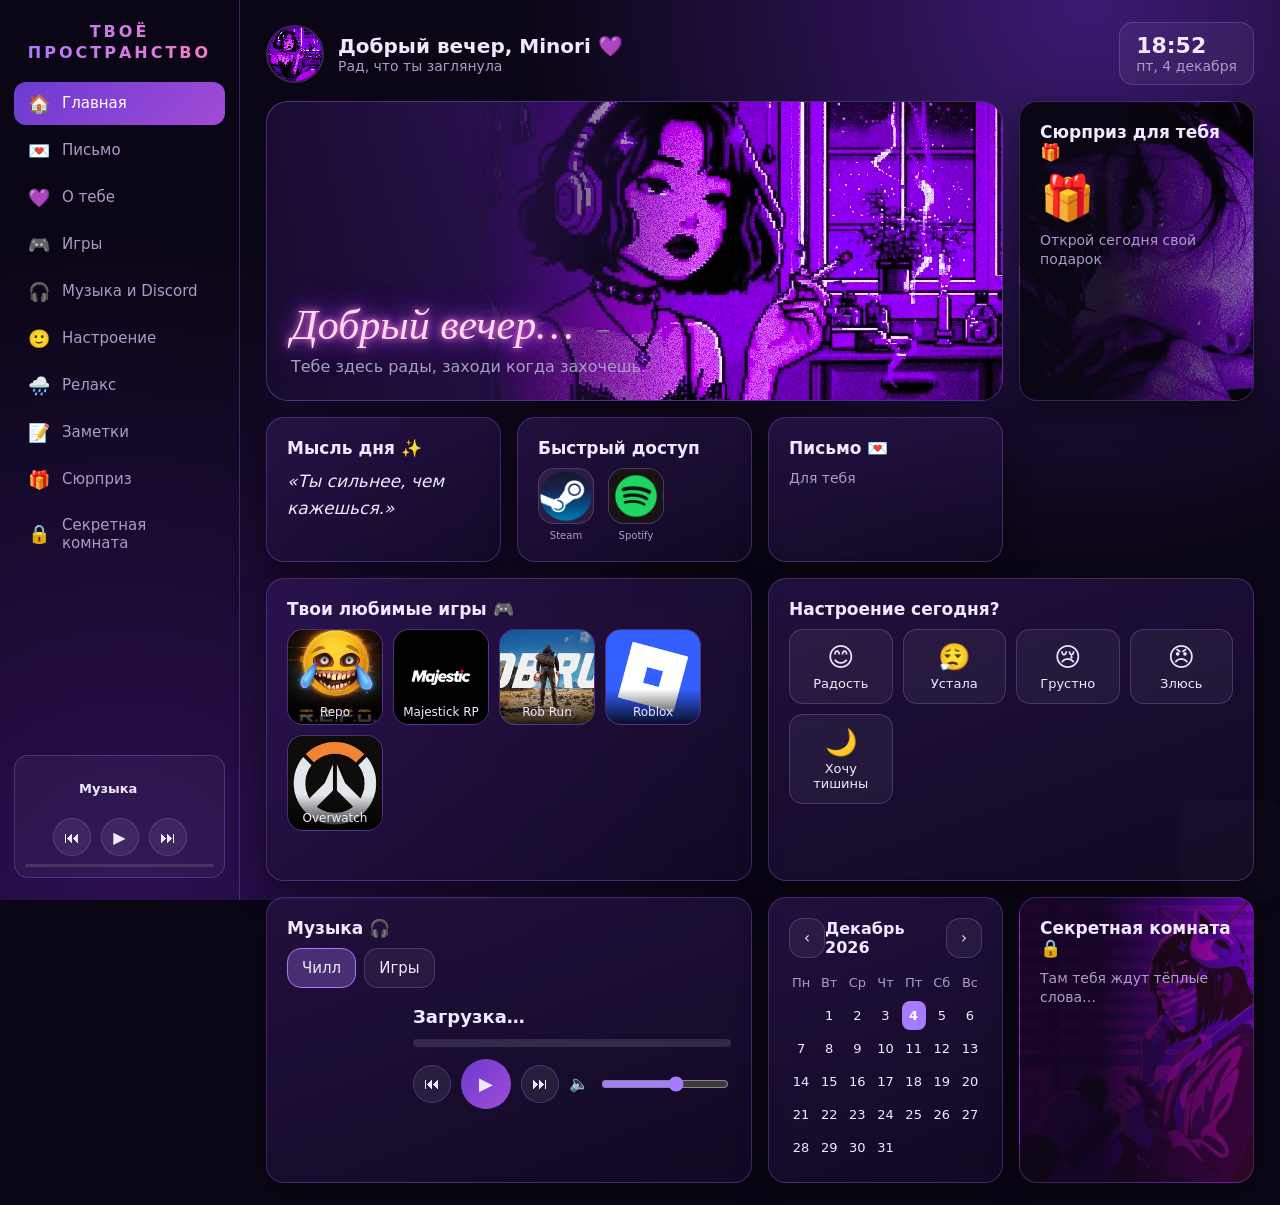
<file: index.html>
<!DOCTYPE html><html lang="ru"><head><meta charset="utf-8"><meta name="viewport" content="width=device-width, initial-scale=1, viewport-fit=cover"><meta name="color-scheme" content="dark"><title>Твоё пространство</title><link rel="stylesheet" href="style.css"><link rel="manifest" href="manifest.json"><link rel="apple-touch-icon" href="icon-192.png"><meta name="theme-color" content="#0b0615"><meta name="apple-mobile-web-app-capable" content="yes"><meta name="apple-mobile-web-app-title" content="Пространство"></head><body><script src="config.js"></script><script src="common.js"></script><script src="letter.js"></script><script src="pg_letter.js"></script><script src="pg_index.js"></script><script src="pg_about.js"></script><script src="pg_gaming.js"></script><script src="pg_discord.js"></script><script src="pg_germany.js"></script><script src="pg_mood.js"></script><script src="pg_notes.js"></script><script src="pg_relax.js"></script><script src="pg_secret.js"></script><script src="pg_surprise.js"></script><script>start()</script></body></html>
</file>
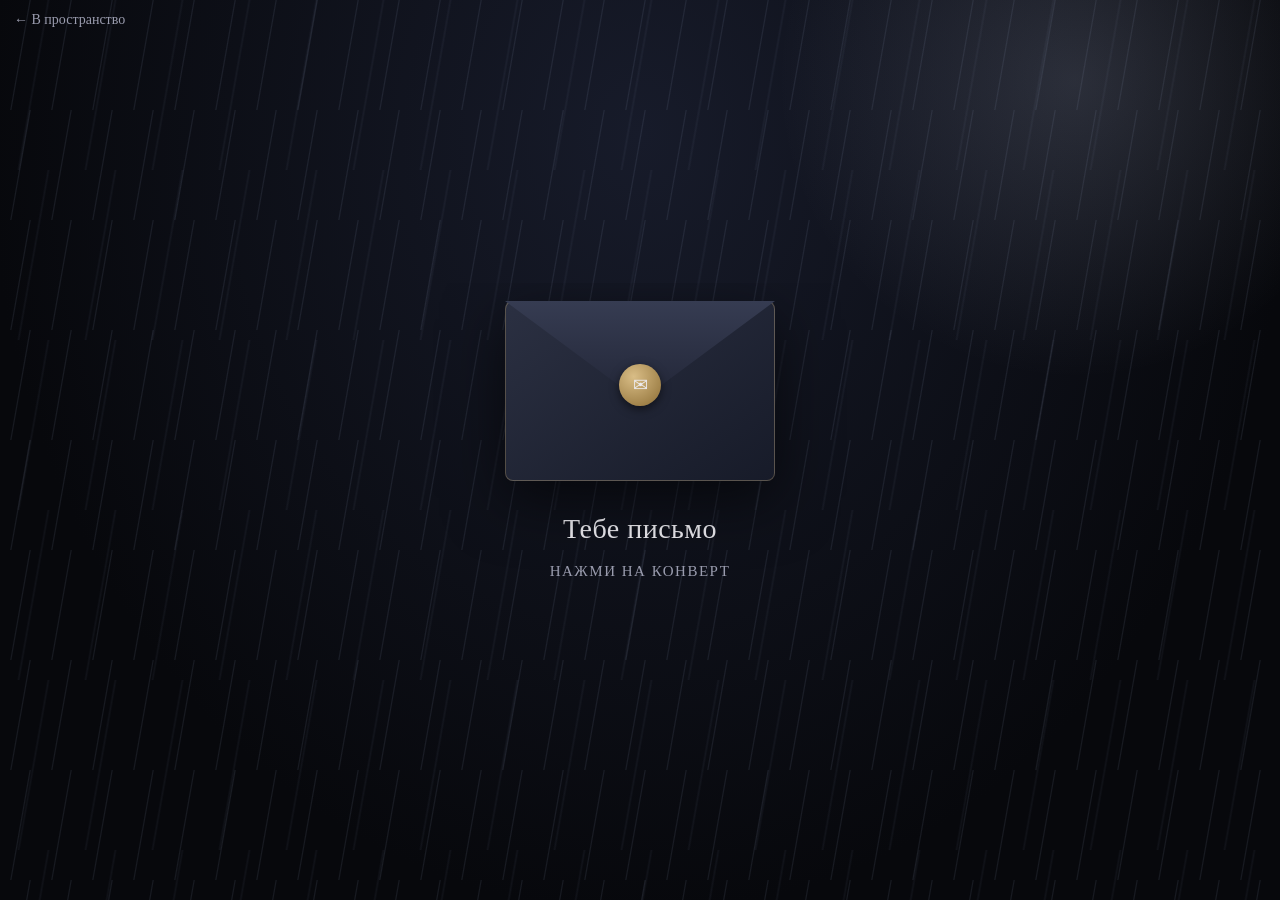
<file: letter.html>
<!DOCTYPE html>
<html lang="ru">
<head>
<meta charset="utf-8">
<meta name="viewport" content="width=device-width, initial-scale=1, viewport-fit=cover">
<meta name="color-scheme" content="dark">
<title>Тебе письмо</title>
<style>
:root{--bg:#07080c;--bg2:#171b2a;--ink:#ecebf0;--dim:#9a9cae;--rose:#e0607f;--gold:#d9bd86;--line:rgba(217,189,134,.3);
box-sizing:border-box;padding-top:env(safe-area-inset-top,0px);padding-bottom:env(safe-area-inset-bottom,0px)}
*{box-sizing:border-box}
html,body{height:100%;margin:0}
body{background:radial-gradient(circle at 84% 9%,rgba(205,215,245,.16),transparent 22%),radial-gradient(ellipse at 50% 15%,var(--bg2),var(--bg) 72%);color:var(--ink);font-family:Georgia,'Palatino Linotype',serif;display:flex;align-items:center;justify-content:center;overflow:hidden}
.stage{width:100%;max-width:460px;padding:18px;text-align:center;position:relative;z-index:2;max-height:100%;overflow-y:auto}
.screen{display:none}
.screen.on{display:block;animation:in 1s ease both}
@keyframes in{from{opacity:0;transform:translateY(16px)}to{opacity:1;transform:none}}
h1{font-size:28px;font-weight:400;letter-spacing:.5px;margin:0 0 12px;line-height:1.3}
p{font-size:18px;line-height:1.7;margin:0 0 14px}
.dim{color:var(--dim);font-size:15px;letter-spacing:1.5px}
.env{position:relative;width:270px;height:180px;margin:0 auto 30px;cursor:pointer;animation:float 4s ease-in-out infinite;filter:drop-shadow(0 18px 30px rgba(0,0,0,.6))}
.env .body{position:absolute;inset:0;background:linear-gradient(145deg,#2b3042,#171b29);border-radius:8px;border:1px solid var(--line)}
.env .flap{position:absolute;left:0;right:0;top:0;height:100px;transform-origin:top;transition:transform .8s ease;background:linear-gradient(180deg,#363c52,#222637);clip-path:polygon(0 0,100% 0,50% 100%);z-index:2}
.env.open .flap{transform:rotateX(180deg)}
.seal{position:absolute;left:50%;top:84px;transform:translate(-50%,-50%);width:42px;height:42px;border-radius:50%;background:radial-gradient(circle at 35% 30%,#d9bd86,#8c6d34);display:flex;align-items:center;justify-content:center;z-index:3;font-size:18px;box-shadow:0 3px 10px #0008;transition:opacity .4s}
.env.open .seal{opacity:0}
@keyframes float{50%{transform:translateY(-8px)}}
.letter{background:rgba(14,16,25,.55);border:1px solid var(--line);border-radius:14px;padding:28px 24px;text-align:left;box-shadow:0 20px 50px #000a;max-height:72vh;overflow-y:auto;position:relative}
.letter p{font-size:17px;line-height:1.7;margin-bottom:15px;opacity:0;animation:in 1s ease forwards}
.letter .first{color:var(--gold);font-size:19px}
.sign{text-align:right;font-style:italic;color:var(--gold)}
.btns{display:flex;justify-content:center;margin-top:20px;min-height:56px;opacity:0;animation:in 1s ease forwards}
button{font-family:inherit;font-size:17px;border-radius:999px;padding:13px 30px;cursor:pointer;letter-spacing:.3px;background:transparent;color:var(--ink);border:1px solid var(--line);transition:background .3s}
button:hover{background:rgba(217,189,134,.12)}
.pw{width:min(86vw,380px);height:min(86vw,380px);margin:0 auto}
.cap{opacity:0;transition:opacity 2s;margin-top:8px;color:var(--ink)}
.cap.show{opacity:1}
#cv{position:fixed;inset:0;width:100%;height:100%;z-index:1;pointer-events:none}
.sad{position:fixed;top:0;z-index:1;pointer-events:none;opacity:.22;animation:drift linear infinite;transition:opacity 1.5s}
.sad.off{opacity:0!important}
@keyframes drift{0%{transform:translate3d(0,-14vh,0) rotate(-12deg)}100%{transform:translate3d(36px,114vh,0) rotate(12deg)}}
.rain{position:fixed;inset:0;pointer-events:none;z-index:0;opacity:.7;background-image:linear-gradient(100deg,transparent 48%,rgba(170,185,220,.16) 50%,transparent 52%),linear-gradient(100deg,transparent 48%,rgba(170,185,220,.09) 50%,transparent 52%);background-size:41px 110px,67px 170px;animation:rainmove 1.1s linear infinite}
@keyframes rainmove{to{background-position:-12px 110px,-20px 170px}}
@media (prefers-reduced-motion:reduce){.rain,.sad,.env{animation:none}}
.later{opacity:0;transition:opacity 1.5s;margin-top:20px;display:flex;justify-content:center}
.later.show{opacity:1}
.opt{display:block;width:100%;margin:9px 0;padding:13px 16px;font-size:16px;border-radius:12px;text-align:center}
.back{position:fixed;top:calc(12px + env(safe-area-inset-top,0px));left:14px;z-index:5;color:var(--dim);font-size:14px;text-decoration:none}
</style>
</head>
<body>
<div class="rain"></div>
<a class="back" href="index.html" onclick="try{parent.go('index');return false}catch(e){}">← В пространство</a>
<canvas id="cv"></canvas>
<div class="stage">

<div class="screen on" id="s0">
  <div class="env" id="env"><div class="body"></div><div class="flap"></div><div class="seal">✉</div></div>
  <h1>Тебе письмо</h1>
  <p class="dim">НАЖМИ НА КОНВЕРТ</p>
</div>

<div class="screen" id="s1">
  <div class="letter" id="letter">
    <p class="first">Родная, пожалуйста, не держи на меня зла за мои вопросы и лишние расспросы. Я не хочу тебя контролировать или доставлять дискомфорт. Просто я очень боюсь тебя потерять. Ты стала настолько близким и дорогим человеком, что мне до сих пор тяжело привыкнуть к тому, что между нами всё изменилось.</p>
    <p>Я очень скучаю по тебе: по нашим разговорам, прикосновениям, твоей улыбке и голосу. Мне не хватает даже самых обычных мелочей, связанных с тобой.</p>
    <p>Я не прошу начинать всё сначала или возвращать то, что было. Мне просто хочется, чтобы между нами оставалось тепло, чтобы мы могли общаться без обид и злости.</p>
    <p>Мне сейчас действительно нелегко. Иногда меня накрывают мысли о том, что я могу потерять тебя окончательно. Меня пугает даже мысль, что однажды кто-то другой займёт моё место. Наверное, поэтому я порой задаю слишком много вопросов. Прости меня за это.</p>
    <p>Я никогда не хотел причинять тебе боль. Да, я совершал ошибки, порой позволял эмоциям брать верх, но поверь, всё это было не со зла.</p>
    <p>Я не знаю, как дальше всё сложится, но очень надеюсь, что со временем между нами станет легче.</p>
    <p>Я люблю тебя, солнце. До сих пор люблю и очень скучаю.</p>
    <p class="sign">Тёма</p>
  </div>
  <div class="btns" id="nextWrap"><button id="next">Дальше</button></div>
</div>

<div class="screen" id="s2">
  <div class="pw" id="pw"></div>
  <p class="cap" id="cap">Я скучаю по тебе</p>
  <div class="later" id="cap2"><button id="next2">Дальше</button></div>
</div>

<div class="screen" id="s3">
  <div class="letter" style="text-align:center">
    <p class="first" style="animation-delay:.3s">Ты ничего не обязана отвечать.</p>
    <p style="animation-delay:1.5s">Мне достаточно того, что ты это прочитала. Спасибо тебе за это и за всё хорошее, что было между нами.</p>
    <div id="opts" style="display:none;opacity:0;animation:in 1s ease 3s forwards">
      <p id="optsHint" style="color:var(--dim);font-size:15px;opacity:1;animation:none">Если захочешь ответить, выбери, как тебе удобно:</p>
      <button class="opt" data-i="0">Мне нужно время</button>
      <button class="opt" data-i="1">Давай пока просто иногда писать друг другу</button>
      <button class="opt" data-i="2">Давай поговорим</button>
      <button class="opt" data-i="3">Мне пока сложно, но, возможно, позже</button>
    </div>
  </div>
</div>

</div>
<script>
var screens=[].slice.call(document.querySelectorAll('.screen'));
function show(i){screens.forEach(function(s,k){s.classList.toggle('on',k===i)})}

/* грустные смайлики на фоне письма */
var SAD=['😔','😢','😞','🥺','😟','😪','😥','☹️','😿','🌧️'];
var sads=[];
function sadOn(){
  for(var i=0;i<30;i++){
    var d=document.createElement('div');
    d.className='sad';
    d.textContent=SAD[Math.floor(Math.random()*SAD.length)];
    d.style.left=Math.random()*100+'vw';
    d.style.fontSize=(22+Math.random()*26)+'px';
    d.style.animationDuration=(18+Math.random()*16)+'s';
    d.style.animationDelay=(-Math.random()*30)+'s';
    d.style.opacity=(.14+Math.random()*.14);
    document.body.appendChild(d);sads.push(d);
  }
}
function sadOff(){
  sads.forEach(function(d){d.classList.add('off')});
  setTimeout(function(){sads.forEach(function(d){d.remove()});sads=[]},1600);
}

/* тысячи сердечек собираются в фото */
var cv=document.getElementById('cv'),ctx=cv.getContext('2d'),dpr=Math.min(window.devicePixelRatio||1,2);
var running=false,parts=[],t0=0,W=0,H=0;
function resize(){W=innerWidth;H=innerHeight;cv.width=W*dpr;cv.height=H*dpr;ctx.setTransform(dpr,0,0,dpr,0,0)}
addEventListener('resize',resize);resize();
function inHeart(i,j,n){
  var x=(i/n-.5)*2.7,y=(.5-j/n)*2.7+.05;
  var a=x*x+y*y-1;return a*a*a-x*x*y*y*y<=0;
}
function heart(x,y,s){
  y-=s/2;
  ctx.beginPath();
  ctx.moveTo(x,y+s*.3);
  ctx.bezierCurveTo(x,y,x-s*.5,y,x-s*.5,y+s*.3);
  ctx.bezierCurveTo(x-s*.5,y+s*.6,x,y+s*.75,x,y+s);
  ctx.bezierCurveTo(x,y+s*.75,x+s*.5,y+s*.6,x+s*.5,y+s*.3);
  ctx.bezierCurveTo(x+s*.5,y,x,y,x,y+s*.3);
  ctx.fill();
}
function ease(u){return u<.5?4*u*u*u:1-Math.pow(-2*u+2,3)/2}
function build(pix,n){
  var r=document.getElementById('pw').getBoundingClientRect();
  var S=r.width,cx=r.left+r.width/2,cy=r.top+r.height/2,cell=S/n;
  parts=[];
  for(var j=0;j<n;j++)for(var i=0;i<n;i++){
    if(!inHeart(i,j,n))continue;
    var k=(j*n+i)*4,col;
    if(pix){col='rgb('+pix[k]+','+pix[k+1]+','+pix[k+2]+')'}
    else{var l=Math.round(40+(1-j/n)*18+Math.random()*10);col='hsl('+Math.round(335+Math.random()*15)+',60%,'+l+'%)'}
    var a=Math.random()*Math.PI*2,d=Math.max(W,H)*(.5+Math.random()*.6);
    parts.push({tx:cx-S/2+(i+.5)*cell,ty:cy-S/2+(j+.5)*cell,sx:W/2+Math.cos(a)*d,sy:H/2+Math.sin(a)*d,
      c:col,d:Math.random()*1.8,sw:(Math.random()-.5)*160,s:cell*1.5});
  }
  t0=performance.now();running=true;requestAnimationFrame(frame);
  setTimeout(function(){document.getElementById('cap').classList.add('show')},5200);
  setTimeout(function(){document.getElementById('cap2').classList.add('show')},7500);
}
function frame(now){
  if(!running)return;
  var t=(now-t0)/1000;
  ctx.clearRect(0,0,W,H);
  var beat=t>5?1+.02*Math.sin((t-5)*3)*Math.exp(-((t-5)%3)*.5):1;
  var r=document.getElementById('pw').getBoundingClientRect(),cx=r.left+r.width/2,cy=r.top+r.height/2;
  for(var i=0;i<parts.length;i++){
    var p=parts[i],u=Math.max(0,Math.min(1,(t-p.d)/3));
    if(u<=0)continue;
    var e=ease(u),x=p.sx+(p.tx-p.sx)*e,y=p.sy+(p.ty-p.sy)*e;
    var w=Math.sin(u*Math.PI)*p.sw;x+=w;y-=w*.5;
    if(beat!==1){x=cx+(x-cx)*beat;y=cy+(y-cy)*beat}
    ctx.globalAlpha=Math.min(1,u*4);
    ctx.fillStyle=p.c;
    heart(x,y,p.s*(.5+.5*e));
  }
  ctx.globalAlpha=1;
  requestAnimationFrame(frame);
}
function startPhoto(){
  var n=64,img=new Image();
  img.onload=function(){
    try{
      var c=document.createElement('canvas');c.width=c.height=n;
      var g=c.getContext('2d'),m=Math.min(img.width,img.height);
      g.drawImage(img,(img.width-m)/2,(img.height-m)/2,m,m,0,0,n,n);
      build(g.getImageData(0,0,n,n).data,n);
    }catch(e){build(null,n)}
  };
  img.onerror=function(){build(null,n)};
  img.src='her.jpg';
}

document.getElementById('env').onclick=function(){
  this.classList.add('open');
  setTimeout(function(){
    show(1);sadOn();
    var ps=document.querySelectorAll('#letter p');
    for(var i=0;i<ps.length;i++)ps[i].style.animationDelay=(.3+i*.8)+'s';
    document.getElementById('nextWrap').style.animationDelay=(.3+ps.length*.8+1)+'s';
  },900);
};
var TG=''; /* ник в Telegram без @; если пусто, кнопки ответа не показываются */
var REPL=['Спасибо, что написал. Мне нужно время.','Я прочитала. Давай пока просто иногда писать друг другу.','Давай поговорим.','Спасибо за письмо. Мне пока сложно, но, возможно, позже.'];
var FORM=''; /* адрес формы, например https://formspree.io/f/xxxx; если пусто, используется Telegram */
var LABELS=['Мне нужно время','Давай пока просто иногда писать друг другу','Давай поговорим','Мне пока сложно, но, возможно, позже'];
function done(ok){
  document.getElementById('opts').innerHTML='<p style="opacity:1;animation:none;color:var(--gold)">'+(ok?'Спасибо. Твой ответ отправлен.':'Не получилось отправить. Если хочешь, напиши мне сама.')+'</p>';
}
if(TG||FORM){
  document.getElementById('opts').style.display='block';
  document.getElementById('optsHint').textContent=FORM?'Если захочешь ответить, выбери вариант. Он придёт мне как твой ответ.':'Если захочешь ответить, выбери вариант: откроется Telegram с готовым сообщением.';
  [].slice.call(document.querySelectorAll('.opt')).forEach(function(b){
    b.onclick=function(){
      var i=+b.getAttribute('data-i');
      if(FORM){
        fetch(FORM,{method:'POST',headers:{'Content-Type':'application/json','Accept':'application/json'},body:JSON.stringify({answer:LABELS[i],message:'Ответ на твоё письмо: '+LABELS[i]})})
          .then(function(r){done(r.ok)}).catch(function(){done(false)});
      }else{
        window.open('https://t.me/'+TG+'?text='+encodeURIComponent(REPL[i]),'_blank');
      }
    };
  });
}
document.getElementById('next2').onclick=function(){
  running=false;ctx.clearRect(0,0,W,H);show(3);
};
document.getElementById('next').onclick=function(){
  sadOff();show(2);setTimeout(startPhoto,400);
};
</script>
</body>
</html>
</file>
<file: style.css>
:root{--bg:#0b0615;--ink:#efe8ff;--dim:#a99cc8;--ac:#a77bff;--pk:#ff7ac8;--line:rgba(167,123,255,.28);box-sizing:border-box}
*{box-sizing:border-box}
html,body{margin:0;min-height:100%}
body{background:radial-gradient(circle at 85% 0%,#3b1a72 0,transparent 40%),radial-gradient(circle at 10% 100%,#2b1052 0,transparent 45%),var(--bg);background-attachment:fixed;color:var(--ink);font-family:system-ui,-apple-system,'Segoe UI',sans-serif;padding-top:env(safe-area-inset-top,0px)}
.shell{display:grid;grid-template-columns:240px minmax(0,1fr);min-height:100vh;max-width:1700px;margin:0 auto}
aside{position:sticky;top:0;height:100vh;overflow-y:auto;padding:22px 14px;border-right:1px solid var(--line)}
.logo{font-weight:700;letter-spacing:3px;line-height:1.3;text-align:center;margin-bottom:18px;background:linear-gradient(90deg,var(--ac),var(--pk));-webkit-background-clip:text;background-clip:text;color:transparent}
nav a{display:flex;align-items:center;gap:12px;color:var(--dim);text-decoration:none;padding:11px 14px;border-radius:12px;margin-bottom:4px;font-size:15px}
nav a i{font-style:normal;font-size:18px;width:22px;text-align:center}
nav a b{font-weight:400}
nav a.on{color:#fff;background:linear-gradient(135deg,#6c3bd1,#a14bd6)}
main{padding:22px 26px;min-width:0}
.pt{margin:0 0 16px;font-size:26px;font-weight:600}
.grid{display:grid;gap:14px;grid-template-columns:repeat(auto-fit,minmax(250px,1fr))}
.dash{display:grid;gap:16px;grid-template-columns:repeat(4,minmax(0,1fr))}
.s2{grid-column:span 2}.s3{grid-column:span 3}
.card{background:linear-gradient(160deg,rgba(60,30,110,.45),rgba(20,10,40,.75));border:1px solid var(--line);border-radius:18px;padding:20px;box-shadow:0 12px 30px rgba(0,0,0,.4);color:inherit;text-decoration:none;display:block;min-width:0}
.card[hidden],.chip[hidden]{display:none}
.card h2{margin:0 0 10px;font-size:17px;font-weight:600}
a.card:hover{border-color:var(--ac)}
.top{display:flex;align-items:center;gap:14px;margin-bottom:16px;flex-wrap:wrap}
.who{flex:1;min-width:240px;display:flex;align-items:center;gap:14px}
.av{width:58px;height:58px;border-radius:50%;object-fit:cover;object-position:50% 20%;image-rendering:pixelated;border:2px solid var(--line)}
.gt{font-size:20px;font-weight:600}
.chip{padding:10px 16px;border-radius:14px;border:1px solid var(--line);background:rgba(255,255,255,.05)}
.hero{position:relative;border-radius:22px;overflow:hidden;min-height:300px;border:1px solid var(--line);background:linear-gradient(135deg,#3b1a72,#1b0d36);display:flex;align-items:flex-end}
.hero img{position:absolute;right:0;top:0;width:72%;height:100%;object-fit:cover;object-position:50% 22%;image-rendering:pixelated;-webkit-mask-image:linear-gradient(90deg,transparent 0,#000 42%);mask-image:linear-gradient(90deg,transparent 0,#000 42%)}
.hero::after{content:"";position:absolute;inset:0;background:linear-gradient(90deg,rgba(11,6,21,.7),transparent 55%)}
.ht{position:relative;z-index:1;padding:24px}
.neon{font-family:Georgia,serif;font-style:italic;font-size:42px;color:#ffd9f3;text-shadow:0 0 6px #ff7ac8,0 0 18px #c24bff,0 0 36px #8a3bff;margin-bottom:8px}
.ht p{margin:0;color:var(--dim)}
.clock{font-size:34px;font-weight:600}
.dim{color:var(--dim);font-size:14px}
.q{font-style:italic;line-height:1.6;font-size:17px}
.msg{margin:14px 0;line-height:1.6;min-height:28px}
.moods,.links{display:flex;gap:8px;flex-wrap:wrap}
.mood,.links a{font:inherit;color:var(--ink);background:rgba(255,255,255,.05);border:1px solid var(--line);border-radius:14px;padding:10px 14px;cursor:pointer;text-decoration:none;font-size:15px}
.mood.on{background:rgba(167,123,255,.3);border-color:var(--ac)}
.mg5{display:grid;grid-template-columns:repeat(auto-fit,minmax(86px,1fr));gap:10px}
.mg5 .mood{display:flex;flex-direction:column;align-items:center;gap:4px;padding:12px 6px;font-size:13px}
.mg5 .mood i{font-style:normal;font-size:26px}
.tiles{display:flex;gap:10px;flex-wrap:wrap}
.tile{width:96px;height:96px;border-radius:16px;background:linear-gradient(145deg,#3b1a72,#1b0d36);border:1px solid var(--line);display:flex;flex-direction:column;align-items:center;justify-content:center;font-size:13px;text-align:center;padding:6px;gap:4px}
.tile b{font-size:28px;color:var(--ac)}
.calh{display:flex;align-items:center;justify-content:space-between;margin-bottom:10px}
.cal{display:grid;grid-template-columns:repeat(7,1fr);gap:4px;text-align:center;font-size:13px}
.cal span{padding:7px 0;border-radius:8px}.cal .h{color:var(--dim)}.cal .t{background:var(--ac);color:#fff;font-weight:700}
.btn{display:inline-block;font:inherit;font-size:16px;color:#fff;text-decoration:none;background:linear-gradient(135deg,#6c3bd1,#a14bd6);border:0;border-radius:999px;padding:12px 26px;cursor:pointer;box-shadow:0 8px 22px rgba(120,60,220,.4)}
ol{margin:0;padding:0;list-style:none;counter-reset:n}
ol li{counter-increment:n;padding:10px 0 10px 40px;position:relative;border-bottom:1px solid rgba(167,123,255,.15);line-height:1.5}
ol li::before{content:counter(n);position:absolute;left:0;top:9px;width:26px;height:26px;border-radius:8px;background:rgba(167,123,255,.25);color:var(--ac);display:flex;align-items:center;justify-content:center;font-size:13px}
.polaroid{background:#f6efe6;padding:10px 10px 28px;border-radius:4px;transform:rotate(-3deg);max-width:240px;box-shadow:0 12px 30px #0008;margin:0 auto 16px}
.polaroid img{width:100%;display:block;image-rendering:pixelated}
.gift{font-size:60px;text-align:center}
iframe{width:100%;border:0;border-radius:14px;display:block}
.pre{white-space:pre-wrap;line-height:1.7}
input[type=text],textarea{width:100%;font:inherit;color:var(--ink);background:rgba(255,255,255,.06);border:1px solid var(--line);border-radius:12px;padding:11px 12px;outline:none}
textarea{resize:vertical}
.todo{display:flex;align-items:center;gap:10px;padding:10px 0;border-bottom:1px solid rgba(167,123,255,.15)}
.todo.done span{text-decoration:line-through;opacity:.5}
.todo button{margin-left:auto;background:none;border:0;color:var(--dim);font-size:18px;cursor:pointer}
@media(max-width:1100px){.dash{grid-template-columns:repeat(2,minmax(0,1fr))}.s3{grid-column:span 2}.shell{grid-template-columns:200px minmax(0,1fr)}}
@media(max-width:760px){
 .shell{grid-template-columns:1fr}
 aside{position:fixed;top:auto;bottom:0;left:0;right:0;height:auto;z-index:50;padding:6px 6px calc(6px + env(safe-area-inset-bottom,0px));border:0;border-top:1px solid var(--line);background:rgba(11,6,21,.94);-webkit-backdrop-filter:blur(12px);backdrop-filter:blur(12px)}
 .logo{display:none}
 nav{display:flex;overflow-x:auto;gap:2px;scrollbar-width:none}nav::-webkit-scrollbar{display:none}
 nav a{flex:none;flex-direction:column;gap:2px;padding:7px 12px;margin:0;font-size:11px;border-radius:12px}nav a i{font-size:20px}
 main{padding:14px 14px 96px}
 .dash{grid-template-columns:1fr}.s2,.s3{grid-column:auto}
 .hero{min-height:250px}.hero img{width:100%;-webkit-mask-image:linear-gradient(0deg,transparent 12%,#000 70%);mask-image:linear-gradient(0deg,transparent 12%,#000 70%)}.hero::after{background:none}
 .neon{font-size:34px}
}

aside{display:flex;flex-direction:column}nav{flex:1}
.lf{width:100%;border:1px solid var(--line);border-radius:18px;background:#07080c;display:block}
.mini{border:1px solid var(--line);border-radius:14px;padding:10px;background:rgba(255,255,255,.04);margin-top:14px;display:grid;grid-template-columns:44px 1fr;gap:8px 10px;align-items:center}
.mini[hidden]{display:none}
.mini img{width:44px;height:44px;border-radius:10px;object-fit:cover;background:#3b1a72}
.mt{min-width:0}.mt b{display:block;font-size:13px;white-space:nowrap;overflow:hidden;text-overflow:ellipsis}.mt span{font-size:12px;white-space:nowrap;overflow:hidden;text-overflow:ellipsis;display:block}
.mc{grid-column:1/-1;display:flex;justify-content:center;gap:10px}
.mbar{grid-column:1/-1;height:3px;background:rgba(255,255,255,.12);border-radius:2px;overflow:hidden}.mbar i{display:block;height:100%;width:0;background:var(--ac)}
.ib{font:inherit;color:var(--ink);background:rgba(255,255,255,.07);border:1px solid var(--line);border-radius:50%;width:38px;height:38px;cursor:pointer;padding:0}
.ib.big{width:50px;height:50px;background:linear-gradient(135deg,#6c3bd1,#a14bd6);border:0;font-size:18px}
.bp{display:flex;gap:16px;align-items:center;flex-wrap:wrap}
.bpa{width:110px;height:110px;border-radius:16px;object-fit:cover;background:linear-gradient(145deg,#3b1a72,#1b0d36)}
.bpi{flex:1;min-width:200px}.bpt{display:block;font-size:18px}
.bar{height:8px;background:rgba(255,255,255,.12);border-radius:4px;margin:12px 0;cursor:pointer;overflow:hidden}.barf{height:100%;width:0;background:linear-gradient(90deg,var(--ac),var(--pk))}
.bpc{display:flex;align-items:center;gap:10px}.vr{flex:1;min-width:80px;accent-color:var(--ac)}
.tlist{margin-top:14px;max-height:220px;overflow-y:auto}.tr{padding:9px 10px;border-radius:10px;cursor:pointer;font-size:14px}.tr.on{background:rgba(167,123,255,.25)}
@media(max-width:760px){nav{flex:none}.mini{order:-1;grid-template-columns:44px 1fr auto;margin:0 0 6px;padding:6px 10px}.mc{grid-column:auto}.mbar{grid-column:1/-1}.mini img{width:38px;height:38px}}

.qa{display:flex;gap:14px;flex-wrap:wrap}
.qa a{display:flex;flex-direction:column;align-items:center;gap:6px;color:var(--dim);text-decoration:none;font-size:12px}
.qa img{width:56px;height:56px;border-radius:16px;object-fit:cover;border:1px solid var(--line);background:#fff1}
.tile.im{position:relative;padding:0;overflow:hidden}
.tile.im img{width:100%;height:100%;object-fit:cover;display:block}
.tile.im span{position:absolute;left:0;right:0;bottom:0;padding:16px 4px 5px;background:linear-gradient(transparent,rgba(0,0,0,.85));font-size:12px}
.card.art{background:linear-gradient(90deg,rgba(11,6,21,.9) 35%,rgba(11,6,21,.2)),url(img/art.jpg) center/cover;min-height:130px}

.wxbg{background:linear-gradient(90deg,rgba(11,6,21,.88) 35%,rgba(11,6,21,.3)),url(img/city.jpg) center/cover}
.gbg{background:linear-gradient(90deg,rgba(11,6,21,.88) 40%,rgba(11,6,21,.25)),url(img/art2.jpg) center/cover}

.pls{display:flex;gap:8px;flex-wrap:wrap;margin-bottom:14px}.pls:empty{display:none}
.sc{position:relative;overflow:hidden;text-align:center;max-width:560px;margin:0 auto;padding:26px 20px}
.gbox{font-size:84px;cursor:pointer;margin:6px 0 10px;user-select:none}
.shake{animation:shk .6s}
@keyframes shk{0%,100%{transform:rotate(0)}20%{transform:rotate(-12deg) scale(1.1)}40%{transform:rotate(10deg) scale(1.15)}60%{transform:rotate(-8deg)}80%{transform:rotate(6deg)}}
.sbody{min-height:110px}
.burst{position:absolute;bottom:45%;font-size:22px;pointer-events:none;animation:fly 1.4s ease-out forwards}
@keyframes fly{to{transform:translateY(-230px) rotate(40deg);opacity:0}}
</file>
